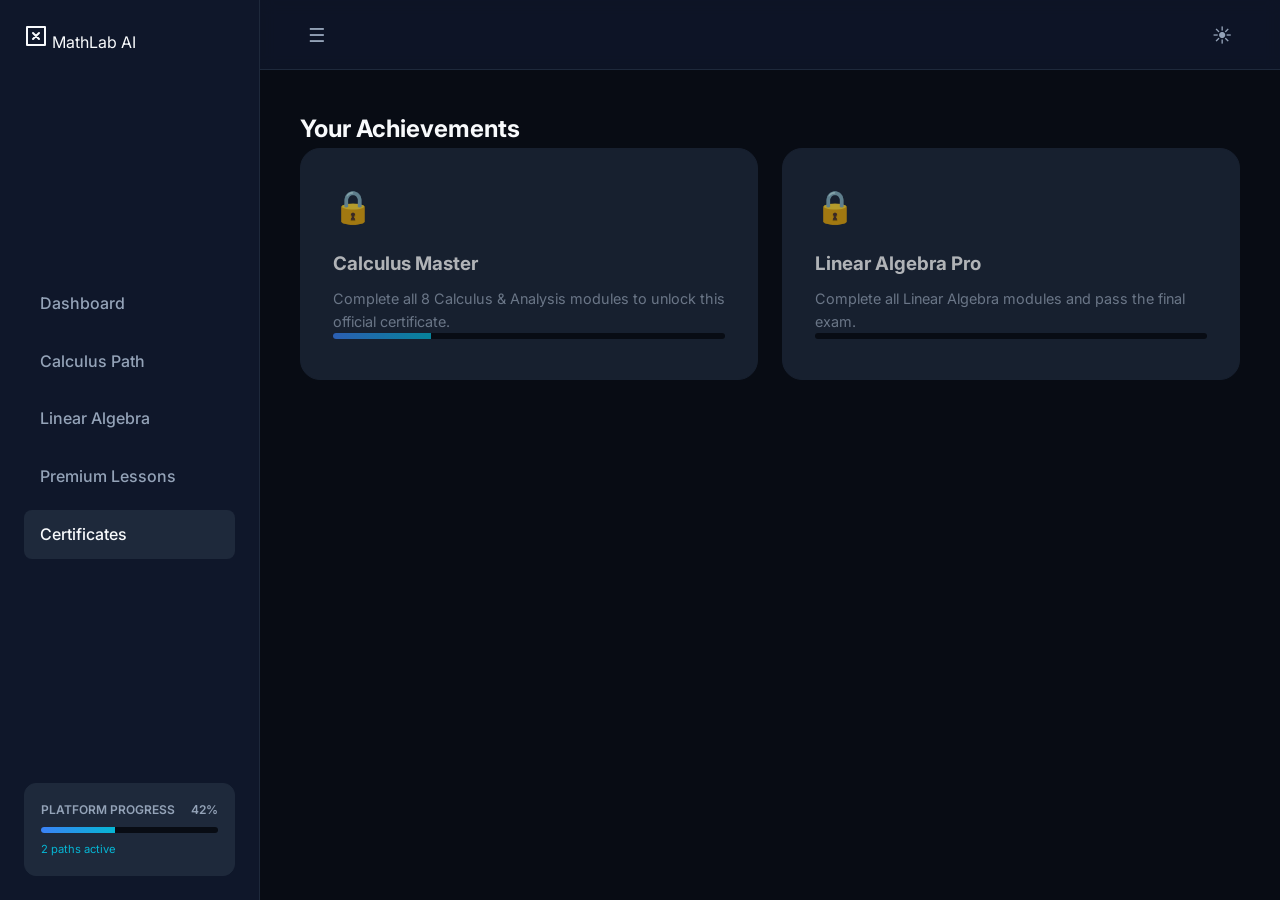
<file: website/certificates.html>
<!doctype html>
<html lang="en">
  <head>
    <meta charset="UTF-8" />
    <meta name="viewport" content="width=device-width, initial-scale=1.0" />
    <title>Certificates | MathLab AI</title>
    <link
      href="https://fonts.googleapis.com/css2?family=Inter:wght@300;400;500;600;700;800&display=swap"
      rel="stylesheet"
    />
    <link rel="stylesheet" href="./css/reset.css" />
    <link rel="stylesheet" href="./css/variables.css" />
    <link rel="stylesheet" href="./css/layout.css" />
    <link rel="stylesheet" href="./css/components.css" />
  </head>
  <body>
    <div class="app-container">
      <aside class="sidebar-left" id="sidebarLeft">
        <div class="logo-section">
          <svg
            height="24"
            viewBox="0 0 24 24"
            width="24"
            xmlns="http://www.w3.org/2000/svg"
          >
            <path
              d="M3 3h18v18H3z"
              fill="none"
              stroke="currentColor"
              stroke-linecap="round"
              stroke-linejoin="round"
              stroke-width="2"
            />
            <path
              d="M9 9l6 6M15 9l-6 6"
              stroke="currentColor"
              stroke-linecap="round"
              stroke-linejoin="round"
              stroke-width="2"
            />
          </svg>
          <span>MathLab AI</span>
        </div>
        <nav>
          <ul class="nav-links">
            <li class="nav-item"><a href="./index.html">Dashboard</a></li>
            <li class="nav-item">
              <a href="./calculus.html">Calculus Path</a>
            </li>
            <li class="nav-item">
              <a href="./linear-algebra.html">Linear Algebra</a>
            </li>
            <li class="nav-item">
              <a href="./premium.html">Premium Lessons</a>
            </li>
            <li class="nav-item active">
              <a href="./certificates.html">Certificates</a>
            </li>
          </ul>
        </nav>

        <div class="sidebar-progress">
          <div class="progress-label">
            <span>Platform Progress</span>
            <span class="progress-pct">42%</span>
          </div>
          <div class="progress-bar-container">
            <div
              class="progress-bar-fill"
              id="sidebarProgressBar"
              style="width: 42%"
            ></div>
          </div>
          <div class="cert-unlock">
            <span>2 paths active</span>
          </div>
        </div>
      </aside>

      <div class="main-wrapper">
        <header class="app-header">
          <div class="header-left">
            <button class="mobile-nav-toggle" id="mobileNavBtn">☰</button>
          </div>
          <div class="header-actions">
            <button class="theme-btn" id="themeSwitcher">
              <span id="themeIcon">☀️</span>
            </button>
          </div>
        </header>

        <main class="main-viewport">
          <h2>Your Achievements</h2>
          <div class="paths-grid mt-4">
            <div class="cert-card locked">
              <div class="lock-icon">🔒</div>
              <h3>Calculus Master</h3>
              <p class="path-desc">
                Complete all 8 Calculus & Analysis modules to unlock this
                official certificate.
              </p>
              <div class="progress-bar-container mt-4">
                <div class="progress-bar-fill" style="width: 25%"></div>
              </div>
            </div>

            <div class="cert-card locked">
              <div class="lock-icon">🔒</div>
              <h3>Linear Algebra Pro</h3>
              <p class="path-desc">
                Complete all Linear Algebra modules and pass the final exam.
              </p>
              <div class="progress-bar-container mt-4">
                <div class="progress-bar-fill" style="width: 0%"></div>
              </div>
            </div>
          </div>
        </main>
      </div>
    </div>
    <script src="./js/theme.js"></script>
    <script src="./js/navigation.js"></script>
  </body>
</html>
</file>
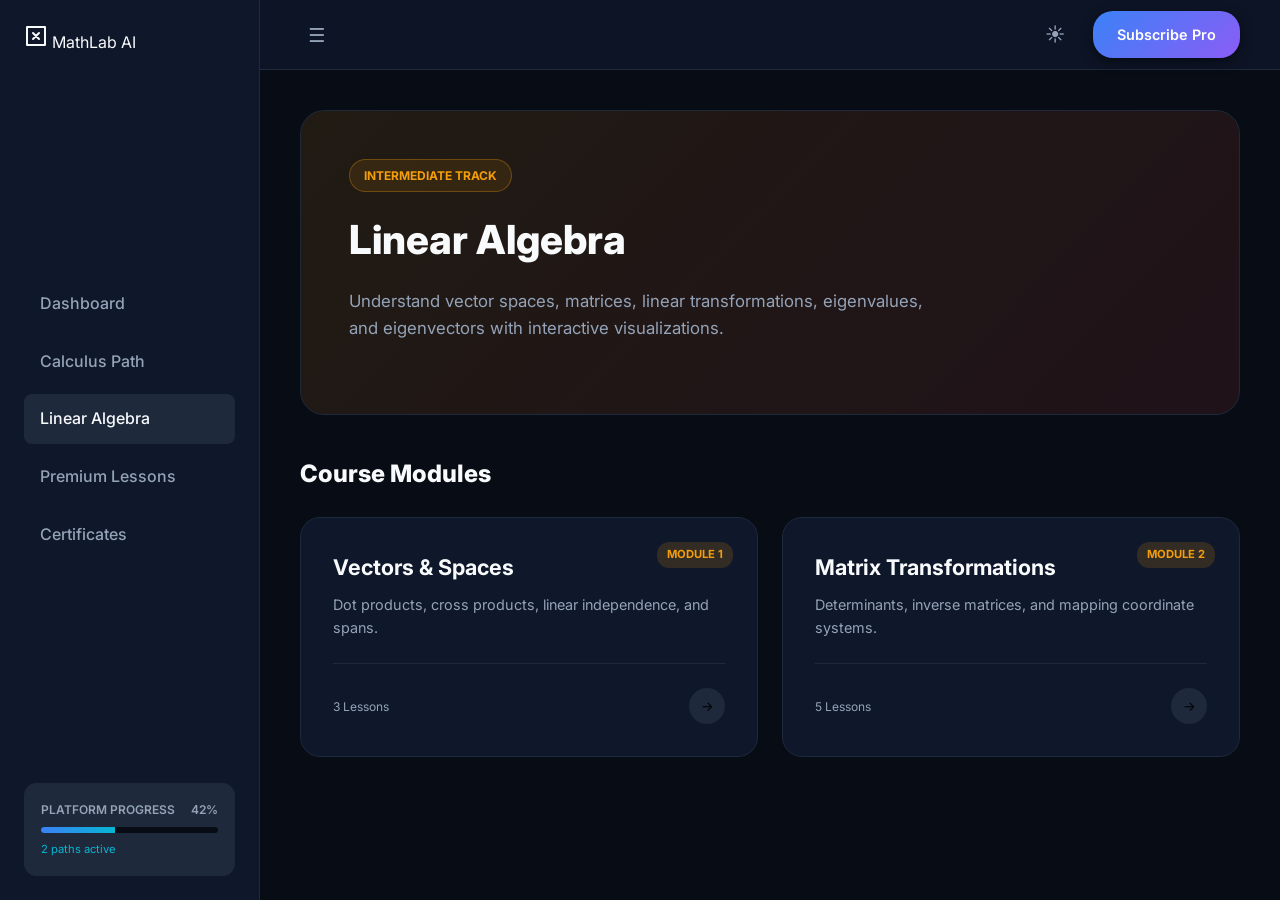
<file: website/linear-algebra.html>
<!doctype html>
<html lang="en">
  <head>
    <meta charset="UTF-8" />
    <meta name="viewport" content="width=device-width, initial-scale=1.0" />
    <title>Linear Algebra | MathLab AI</title>
    <link
      href="https://fonts.googleapis.com/css2?family=Inter:wght@300;400;500;600;700;800&display=swap"
      rel="stylesheet"
    />
    <link rel="stylesheet" href="./css/reset.css" />
    <link rel="stylesheet" href="./css/variables.css" />
    <link rel="stylesheet" href="./css/layout.css" />
    <link rel="stylesheet" href="./css/components.css" />
  </head>
  <body>
    <div class="app-container">
      <aside class="sidebar-left" id="sidebarLeft">
        <div class="logo-section">
          <svg
            height="24"
            viewBox="0 0 24 24"
            width="24"
            xmlns="http://www.w3.org/2000/svg"
          >
            <path
              d="M3 3h18v18H3z"
              fill="none"
              stroke="currentColor"
              stroke-linecap="round"
              stroke-linejoin="round"
              stroke-width="2"
            />
            <path
              d="M9 9l6 6M15 9l-6 6"
              stroke="currentColor"
              stroke-linecap="round"
              stroke-linejoin="round"
              stroke-width="2"
            />
          </svg>
          <span>MathLab AI</span>
        </div>

        <nav>
          <ul class="nav-links">
            <li class="nav-item"><a href="./index.html">Dashboard</a></li>
            <li class="nav-item">
              <a href="./calculus.html">Calculus Path</a>
            </li>
            <li class="nav-item active">
              <a href="./linear-algebra.html">Linear Algebra</a>
            </li>
            <li class="nav-item">
              <a href="./premium.html">Premium Lessons</a>
            </li>
            <li class="nav-item">
              <a href="./certificates.html">Certificates</a>
            </li>
          </ul>
        </nav>

        <div class="sidebar-progress">
          <div class="progress-label">
            <span>Platform Progress</span>
            <span class="progress-pct">42%</span>
          </div>
          <div class="progress-bar-container">
            <div
              class="progress-bar-fill"
              id="sidebarProgressBar"
              style="width: 42%"
            ></div>
          </div>
          <div class="cert-unlock">
            <span>2 paths active</span>
          </div>
        </div>
      </aside>

      <div class="main-wrapper">
        <header class="app-header">
          <div class="header-left">
            <button class="mobile-nav-toggle" id="mobileNavBtn">☰</button>
          </div>
          <div class="header-actions">
            <button class="theme-btn" id="themeSwitcher">
              <span id="themeIcon">☀️</span>
            </button>
            <a class="btn-premium" href="./premium.html">Subscribe Pro</a>
          </div>
        </header>

        <main class="main-viewport">
          <section
            class="hero-banner"
            style="
              background: linear-gradient(
                135deg,
                rgba(245, 158, 11, 0.1),
                rgba(239, 68, 68, 0.1)
              );
            "
          >
            <div class="hero-content">
              <div
                class="hero-badge"
                style="
                  color: #f59e0b;
                  border-color: rgba(245, 158, 11, 0.3);
                  background: rgba(245, 158, 11, 0.1);
                "
              >
                Intermediate Track
              </div>
              <h1 class="hero-title">Linear Algebra</h1>
              <p class="hero-desc">
                Understand vector spaces, matrices, linear transformations,
                eigenvalues, and eigenvectors with interactive visualizations.
              </p>
            </div>
          </section>

          <section class="paths-section">
            <h2>Course Modules</h2>
            <div class="paths-grid">
              <article class="path-card">
                <span class="path-difficulty diff-intermediate">Module 1</span>
                <div class="path-meta">
                  <h3 class="path-title">Vectors & Spaces</h3>
                  <p class="path-desc">
                    Dot products, cross products, linear independence, and
                    spans.
                  </p>
                </div>
                <div class="path-footer">
                  <span class="path-stat">3 Lessons</span
                  ><button class="path-btn">→</button>
                </div>
              </article>
              <article class="path-card">
                <span class="path-difficulty diff-intermediate">Module 2</span>
                <div class="path-meta">
                  <h3 class="path-title">Matrix Transformations</h3>
                  <p class="path-desc">
                    Determinants, inverse matrices, and mapping coordinate
                    systems.
                  </p>
                </div>
                <div class="path-footer">
                  <span class="path-stat">5 Lessons</span
                  ><button class="path-btn">→</button>
                </div>
              </article>
            </div>
          </section>
        </main>
      </div>
    </div>
    <script src="./js/theme.js"></script>
    <script src="./js/navigation.js"></script>
  </body>
</html>
</file>
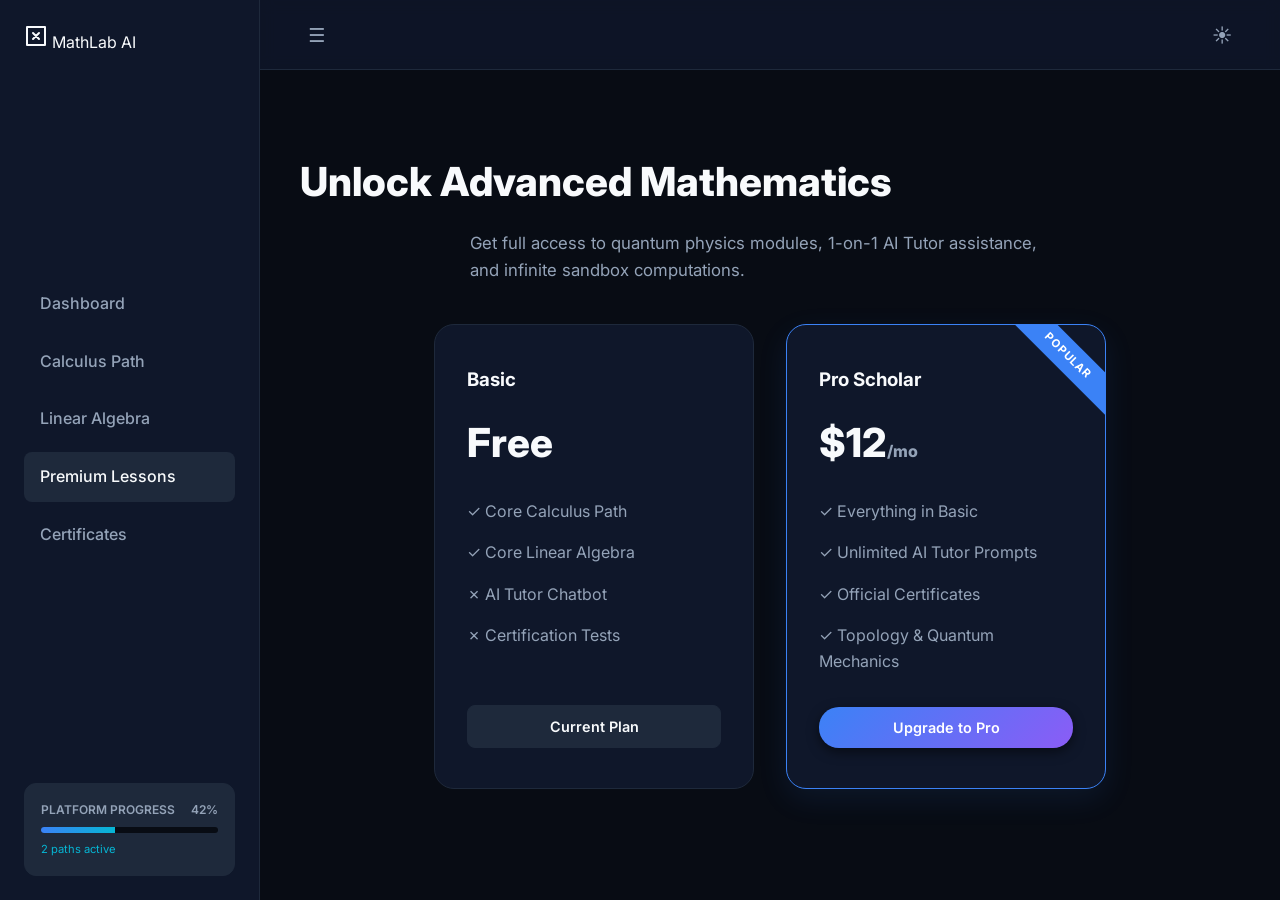
<file: website/premium.html>
<!doctype html>
<html lang="en">
  <head>
    <meta charset="UTF-8" />
    <meta name="viewport" content="width=device-width, initial-scale=1.0" />
    <title>Premium | MathLab AI</title>
    <link
      href="https://fonts.googleapis.com/css2?family=Inter:wght@300;400;500;600;700;800&display=swap"
      rel="stylesheet"
    />
    <link rel="stylesheet" href="./css/reset.css" />
    <link rel="stylesheet" href="./css/variables.css" />
    <link rel="stylesheet" href="./css/layout.css" />
    <link rel="stylesheet" href="./css/components.css" />
  </head>
  <body>
    <div class="app-container">
      <aside class="sidebar-left" id="sidebarLeft">
        <div class="logo-section">
          <svg
            height="24"
            viewBox="0 0 24 24"
            width="24"
            xmlns="http://www.w3.org/2000/svg"
          >
            <path
              d="M3 3h18v18H3z"
              fill="none"
              stroke="currentColor"
              stroke-linecap="round"
              stroke-linejoin="round"
              stroke-width="2"
            />
            <path
              d="M9 9l6 6M15 9l-6 6"
              stroke="currentColor"
              stroke-linecap="round"
              stroke-linejoin="round"
              stroke-width="2"
            />
          </svg>
          <span>MathLab AI</span>
        </div>
        <nav>
          <ul class="nav-links">
            <li class="nav-item"><a href="./index.html">Dashboard</a></li>
            <li class="nav-item">
              <a href="./calculus.html">Calculus Path</a>
            </li>
            <li class="nav-item">
              <a href="./linear-algebra.html">Linear Algebra</a>
            </li>
            <li class="nav-item active">
              <a href="./premium.html">Premium Lessons</a>
            </li>
            <li class="nav-item">
              <a href="./certificates.html">Certificates</a>
            </li>
          </ul>
        </nav>

        <div class="sidebar-progress">
          <div class="progress-label">
            <span>Platform Progress</span>
            <span class="progress-pct">42%</span>
          </div>
          <div class="progress-bar-container">
            <div
              class="progress-bar-fill"
              id="sidebarProgressBar"
              style="width: 42%"
            ></div>
          </div>
          <div class="cert-unlock">
            <span>2 paths active</span>
          </div>
        </div>
      </aside>

      <div class="main-wrapper">
        <header class="app-header">
          <div class="header-left">
            <button class="mobile-nav-toggle" id="mobileNavBtn">☰</button>
          </div>
          <div class="header-actions">
            <button class="theme-btn" id="themeSwitcher">
              <span id="themeIcon">☀️</span>
            </button>
          </div>
        </header>

        <main class="main-viewport text-center">
          <h1 class="hero-title" style="margin-top: 40px">
            Unlock Advanced Mathematics
          </h1>
          <p
            class="hero-desc"
            style="margin: 0 auto 40px auto; max-width: 600px"
          >
            Get full access to quantum physics modules, 1-on-1 AI Tutor
            assistance, and infinite sandbox computations.
          </p>

          <div class="pricing-grid">
            <div class="pricing-card">
              <h3>Basic</h3>
              <div class="price-val">Free</div>
              <ul class="pricing-features">
                <li>✓ Core Calculus Path</li>
                <li>✓ Core Linear Algebra</li>
                <li>✗ AI Tutor Chatbot</li>
                <li>✗ Certification Tests</li>
              </ul>
              <button class="btn-secondary" style="width: 100%">
                Current Plan
              </button>
            </div>

            <div class="pricing-card premium-tier">
              <div class="popular-tag">POPULAR</div>
              <h3>Pro Scholar</h3>
              <div class="price-val">
                $12<span style="font-size: 1rem; color: var(--text-secondary)"
                  >/mo</span
                >
              </div>
              <ul class="pricing-features">
                <li>✓ Everything in Basic</li>
                <li>✓ Unlimited AI Tutor Prompts</li>
                <li>✓ Official Certificates</li>
                <li>✓ Topology & Quantum Mechanics</li>
              </ul>
              <button class="btn-premium" style="width: 100%">
                Upgrade to Pro
              </button>
            </div>
          </div>
        </main>
      </div>
    </div>
    <script src="./js/theme.js"></script>
    <script src="./js/navigation.js"></script>
  </body>
</html>
</file>
<file: website/css/variables.css>
/**
 * ============================================================================
 * CSS Variables (Design Tokens)
 * ----------------------------------------------------------------------------
 * Handles global colors, typography, and spacing for Dark/Light modes.
 * ============================================================================
 */

:root {
  /* Dark Mode (Default) */
  --bg-primary: #080c14;
  --bg-secondary: #0f172a;
  --bg-tertiary: #1e293b;

  --text-primary: #f8fafc;
  --text-secondary: #94a3b8;

  --accent-primary: #3b82f6;
  --accent-secondary: #8b5cf6;
  --accent-cyan: #06b6d4;

  --border-color: #1e293b;
  --border-hover: #334155;

  --shadow-color: rgba(0, 0, 0, 0.5);
  --glass-bg: rgba(15, 23, 42, 0.85);
  --glass-border: rgba(255, 255, 255, 0.08);

  /* Layout Variables */
  --sidebar-width: 260px;
  --header-height: 70px;

  /* Typography */
  --font-sans: "Inter", system-ui, sans-serif;
  --font-mono: "JetBrains Mono", monospace;

  /* Animation */
  --transition-speed: 0.3s;
}

html.light {
  /* Light Mode Overrides */
  --bg-primary: #f8fafc;
  --bg-secondary: #ffffff;
  --bg-tertiary: #f1f5f9;

  --text-primary: #0f172a;
  --text-secondary: #475569;

  --accent-primary: #2563eb;
  --accent-secondary: #7c3aed;
  --accent-cyan: #0891b2;

  --border-color: #e2e8f0;
  --border-hover: #cbd5e1;

  --shadow-color: rgba(15, 23, 42, 0.05);
  --glass-bg: rgba(255, 255, 255, 0.85);
  --glass-border: rgba(15, 23, 42, 0.08);
}
</file>
<file: website/css/layout.css>
/**
 * ============================================================================
 * Global Layout Grid
 * ============================================================================
 */

.app-container {
  display: flex;
  min-height: 100vh;
}

/* --- Sidebar --- */
aside.sidebar-left {
  width: var(--sidebar-width);
  background-color: var(--bg-secondary);
  border-right: 1px solid var(--border-color);
  position: fixed;
  top: 0;
  bottom: 0;
  left: 0;
  z-index: 100;
  padding: 24px;
  display: flex;
  flex-direction: column;
  justify-content: space-between;
  transition: transform var(--transition-speed);
}

/* --- Main Content Wrapper --- */
.main-wrapper {
  display: flex;
  flex-direction: column;
  width: 100%;
  margin-left: var(--sidebar-width);
}

/* --- Fixed Header --- */
header.app-header {
  position: fixed;
  top: 0;
  right: 0;
  left: var(--sidebar-width);
  height: var(--header-height);
  background-color: var(--glass-bg);
  backdrop-filter: blur(8px);
  border-bottom: 1px solid var(--border-color);
  z-index: 90;
  display: flex;
  align-items: center;
  justify-content: space-between;
  padding: 0 40px;
  transition: left var(--transition-speed);
}

.header-left {
  display: flex;
  align-items: center;
  gap: 12px;
}

.header-actions {
  display: flex;
  align-items: center;
  gap: 20px;
}

/* --- Main Viewport --- */
main.main-viewport {
  margin-top: var(--header-height);
  flex-grow: 1;
  padding: 40px;
  max-width: 1600px;
  width: 100%;
}
</file>
<file: website/css/components.css>
/**
 * ============================================================================
 * Components CSS
 * ----------------------------------------------------------------------------
 * Buttons, Cards, Inputs, and specific UI modules.
 * ============================================================================
 */

/* --- Buttons --- */
.btn-primary,
.btn-secondary,
.btn-premium {
  padding: 12px 24px;
  border-radius: 8px;
  font-weight: 600;
  font-size: 0.9rem;
  transition: all var(--transition-speed);
}

.btn-primary {
  background-color: var(--accent-primary);
  color: #ffffff;
}

.btn-primary:hover {
  background-color: var(--accent-secondary);
  transform: translateY(-2px);
}

.btn-secondary {
  background-color: var(--bg-tertiary);
  color: var(--text-primary);
  border: 1px solid var(--border-color);
}

.btn-secondary:hover {
  background-color: var(--border-hover);
}

.btn-premium {
  background: linear-gradient(
    135deg,
    var(--accent-primary),
    var(--accent-secondary)
  );
  color: #ffffff;
  border-radius: 20px;
  box-shadow: 0 4px 12px var(--shadow-color);
}

.btn-premium:hover {
  opacity: 0.9;
  transform: translateY(-1px);
}

.theme-btn,
.mobile-nav-toggle {
  color: var(--text-secondary);
  padding: 8px;
  border-radius: 50%;
  display: flex;
  align-items: center;
  justify-content: center;
  font-size: 1.2rem;
}

.theme-btn:hover {
  background-color: var(--bg-tertiary);
  color: var(--text-primary);
}

/* --- Search Bar --- */
.search-wrapper {
  position: relative;
  width: 320px;
}

.search-wrapper input {
  width: 100%;
  padding: 10px 16px;
  border-radius: 20px;
  background-color: var(--bg-tertiary);
  border: 1px solid var(--border-color);
  color: var(--text-primary);
  font-size: 0.9rem;
  transition: border-color var(--transition-speed);
}

.search-wrapper input:focus {
  border-color: var(--accent-primary);
}

/* --- Sidebar Navigation --- */
.nav-links {
  display: flex;
  flex-direction: column;
  gap: 8px;
}

.nav-item a {
  display: flex;
  align-items: center;
  gap: 12px;
  padding: 12px 16px;
  border-radius: 8px;
  color: var(--text-secondary);
  font-weight: 500;
}

.nav-item.active a,
.nav-item a:hover {
  background-color: var(--bg-tertiary);
  color: var(--text-primary);
}

/* --- Sidebar Progress --- */
.sidebar-progress {
  background-color: var(--bg-tertiary);
  border-radius: 12px;
  padding: 16px;
  border: 1px solid var(--border-color);
}

.progress-label {
  display: flex;
  justify-content: space-between;
  font-size: 0.75rem;
  text-transform: uppercase;
  font-weight: 600;
  color: var(--text-secondary);
  margin-bottom: 8px;
}

.progress-bar-container {
  height: 6px;
  background-color: var(--bg-primary);
  border-radius: 3px;
  overflow: hidden;
  margin-bottom: 8px;
}

.progress-bar-fill {
  height: 100%;
  background: linear-gradient(90deg, var(--accent-primary), var(--accent-cyan));
  transition: width 0.5s ease-out;
}

.cert-unlock {
  font-size: 0.7rem;
  color: var(--accent-cyan);
}

/* --- Hero Banner --- */
.hero-banner {
  background: linear-gradient(
    135deg,
    rgba(59, 130, 246, 0.1),
    rgba(139, 92, 246, 0.15)
  );
  border: 1px solid var(--border-color);
  border-radius: 24px;
  padding: 48px;
  margin-bottom: 40px;
}

.hero-badge {
  display: inline-block;
  background: rgba(6, 182, 212, 0.15);
  color: var(--accent-cyan);
  padding: 6px 14px;
  border-radius: 20px;
  font-size: 0.75rem;
  font-weight: 700;
  text-transform: uppercase;
  margin-bottom: 16px;
  border: 1px solid rgba(6, 182, 212, 0.3);
}

.hero-title {
  font-size: 2.5rem;
  font-weight: 800;
  margin-bottom: 16px;
}

.hero-desc {
  color: var(--text-secondary);
  font-size: 1.05rem;
  margin-bottom: 24px;
  max-width: 600px;
}

.hero-buttons {
  display: flex;
  gap: 12px;
}

/* --- Cards --- */
.paths-section h2 {
  font-size: 1.5rem;
  font-weight: 800;
  margin-bottom: 24px;
}

.paths-grid {
  display: grid;
  grid-template-columns: repeat(auto-fit, minmax(320px, 1fr));
  gap: 24px;
}

.path-card {
  background-color: var(--bg-secondary);
  border: 1px solid var(--border-color);
  border-radius: 20px;
  padding: 32px;
  position: relative;
  display: flex;
  flex-direction: column;
  min-height: 240px;
  cursor: pointer;
  transition:
    transform var(--transition-speed),
    border-color var(--transition-speed),
    box-shadow var(--transition-speed);
}

.path-card:hover {
  transform: translateY(-4px);
  border-color: var(--accent-primary);
  box-shadow: 0 10px 30px rgba(59, 130, 246, 0.08);
}

.path-difficulty {
  position: absolute;
  top: 24px;
  right: 24px;
  font-size: 0.7rem;
  font-weight: 700;
  text-transform: uppercase;
  padding: 4px 10px;
  border-radius: 12px;
}

.diff-beginner {
  background-color: rgba(34, 197, 94, 0.15);
  color: #22c55e;
}
.diff-intermediate {
  background-color: rgba(245, 158, 11, 0.15);
  color: #f59e0b;
}
.diff-advanced {
  background-color: rgba(239, 68, 68, 0.15);
  color: #ef4444;
}

.path-meta {
  margin-bottom: 16px;
  flex-grow: 1;
}
.path-badge {
  color: var(--accent-cyan);
  font-size: 0.8rem;
  font-weight: 600;
  text-transform: uppercase;
  display: block;
  margin-bottom: 6px;
}
.path-title {
  font-size: 1.35rem;
  font-weight: 700;
}
.path-desc {
  color: var(--text-secondary);
  font-size: 0.9rem;
  margin-top: 8px;
}

.path-footer {
  display: flex;
  justify-content: space-between;
  align-items: center;
  padding-top: 24px;
  border-top: 1px solid var(--border-color);
}

.path-stat {
  font-size: 0.75rem;
  color: var(--text-secondary);
}
.path-btn {
  width: 36px;
  height: 36px;
  background-color: var(--bg-tertiary);
  border-radius: 50%;
  display: flex;
  align-items: center;
  justify-content: center;
  transition: all var(--transition-speed);
}

.path-card:hover .path-btn {
  background-color: var(--accent-primary);
  color: white;
}

/* --- Pricing Grid (For premium.html) --- */
.pricing-grid {
  display: grid;
  grid-template-columns: repeat(auto-fit, minmax(280px, 320px));
  gap: 32px;
  justify-content: center;
  text-align: left;
}

.pricing-card {
  background-color: var(--bg-secondary);
  border: 1px solid var(--border-color);
  border-radius: 20px;
  padding: 40px 32px;
  position: relative;
  overflow: hidden;
  display: flex;
  flex-direction: column;
}

.price-val {
  font-size: 2.5rem;
  font-weight: 800;
  margin: 16px 0 24px 0;
  color: var(--text-primary);
}

.pricing-features {
  display: flex;
  flex-direction: column;
  gap: 16px;
  margin-bottom: 32px;
  color: var(--text-secondary);
  flex-grow: 1;
}

.premium-tier {
  border-color: var(--accent-primary);
  box-shadow: 0 10px 30px rgba(59, 130, 246, 0.1);
}

.popular-tag {
  position: absolute;
  top: 16px;
  right: -32px;
  background-color: var(--accent-primary);
  color: white;
  font-size: 0.7rem;
  font-weight: 700;
  padding: 6px 40px;
  transform: rotate(45deg);
  letter-spacing: 1px;
}

/* --- Certificates Grid (For certificates.html) --- */
.cert-card {
  background-color: var(--bg-secondary);
  border: 1px solid var(--border-color);
  border-radius: 20px;
  padding: 32px;
  position: relative;
}

.cert-card.locked {
  opacity: 0.7;
  background-color: var(--bg-tertiary);
}

.lock-icon {
  font-size: 2rem;
  margin-bottom: 16px;
}
</file>
